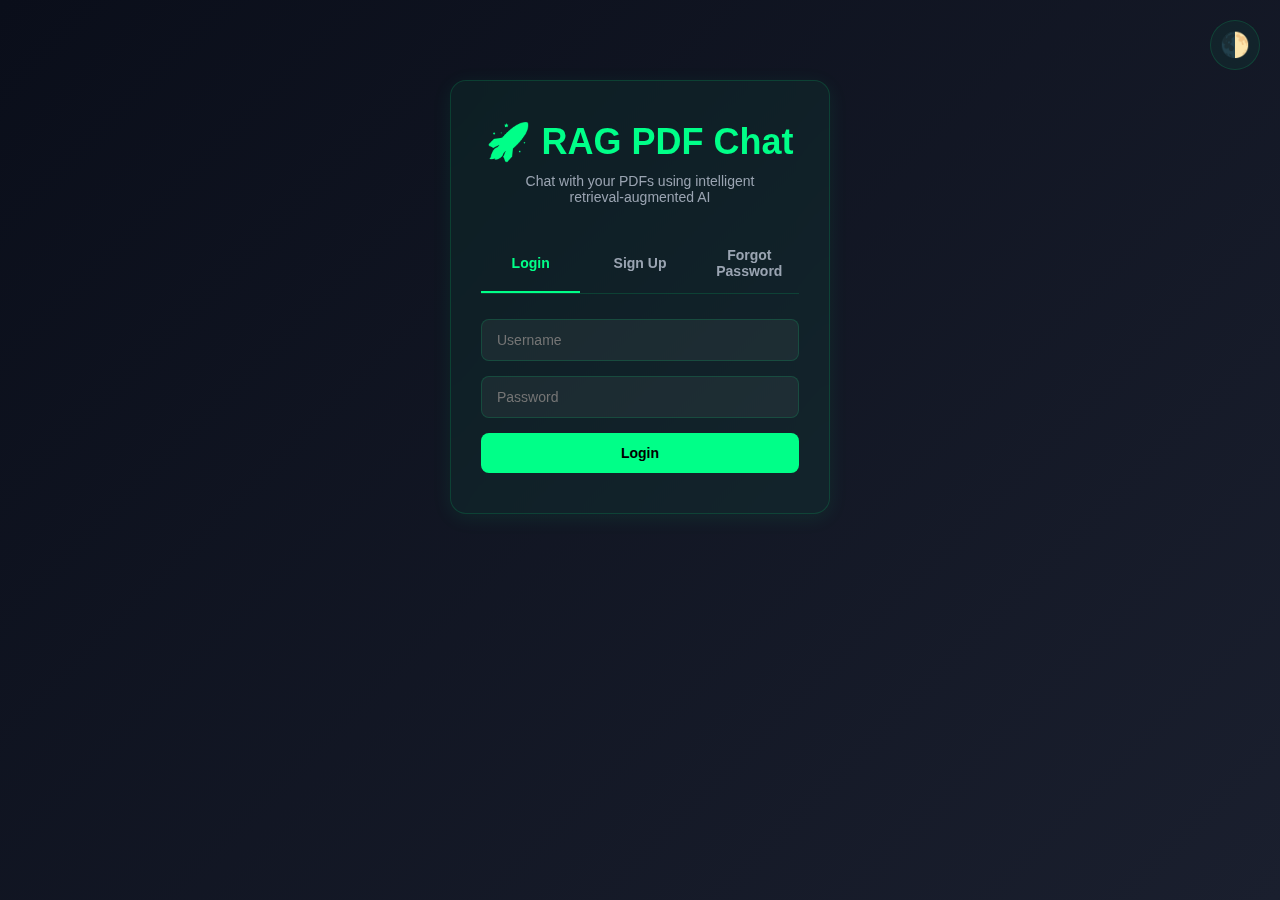
<file: frontend/index.html>
<!DOCTYPE html>
<html lang="en">
<head>
    <meta charset="UTF-8">
    <meta name="viewport" content="width=device-width, initial-scale=1.0">
    <title>RAG PDF Chat - Login</title>
    <link rel="stylesheet" href="css/style.css">
</head>
<body>
    <div class="theme-toggle" id="themeToggle">🌓</div>
    
    <div class="container">
        <div class="auth-card">
            <h1 class="title">🚀 RAG PDF Chat</h1>
            <p class="subtitle">Chat with your PDFs using intelligent retrieval‑augmented AI</p>
            
            <div class="tabs">
                <button class="tab active" onclick="showTab('login')">Login</button>
                <button class="tab" onclick="showTab('signup')">Sign Up</button>
                <button class="tab" onclick="showTab('forgot')">Forgot Password</button>
            </div>
            
            <!-- Login Form -->
            <form id="loginForm" class="form active">
                <div class="form-group">
                    <input type="text" id="loginUsername" placeholder="Username" required>
                </div>
                <div class="form-group">
                    <input type="password" id="loginPassword" placeholder="Password" required>
                </div>
                <button type="submit" class="btn btn-primary">Login</button>
                <div id="loginMessage" class="message"></div>
            </form>
            
            <!-- Signup Form -->
            <form id="signupForm" class="form">
                <div class="form-group">
                    <input type="text" id="signupUsername" placeholder="Username" required>
                </div>
                <div class="form-group">
                    <input type="email" id="signupEmail" placeholder="Email" required>
                </div>
                <div class="form-group">
                    <input type="password" id="signupPassword" placeholder="Password" required minlength="6">
                </div>
                <div class="form-group">
                    <input type="password" id="signupPassword2" placeholder="Confirm Password" required minlength="6">
                </div>
                <button type="submit" class="btn btn-primary">Create Account</button>
                <div id="signupMessage" class="message"></div>
            </form>
            
            <!-- Forgot Password Form -->
            <form id="forgotForm" class="form">
                <div class="form-group">
                    <input type="email" id="forgotEmail" placeholder="Email" required>
                </div>
                <button type="submit" class="btn btn-primary">Send Reset Link</button>
                <div id="forgotMessage" class="message"></div>
            </form>
        </div>
    </div>
    
    <script src="js/auth.js"></script>
</body>
</html>
</file>
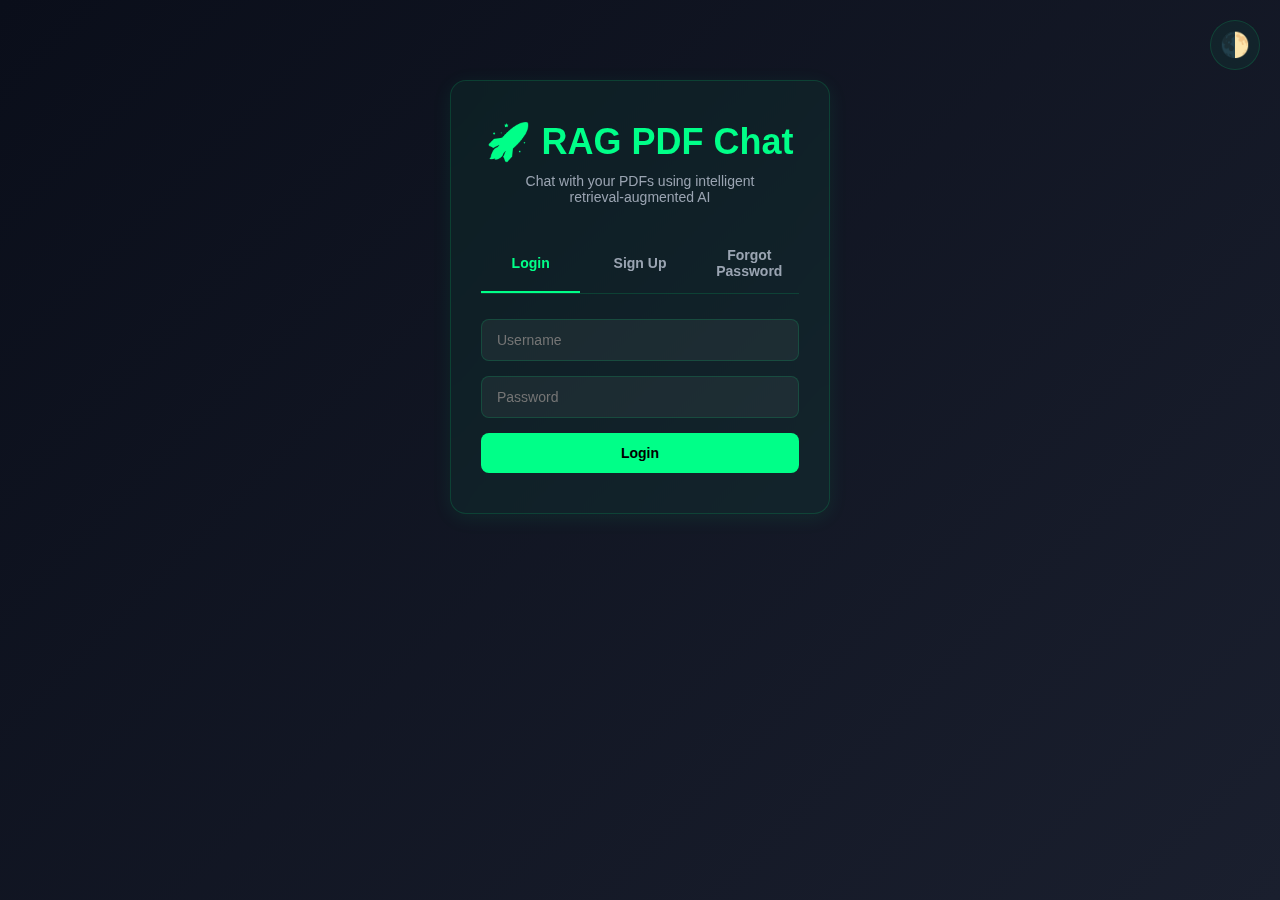
<file: frontend/dashboard.html>
<!DOCTYPE html>
<html lang="en">
<head>
    <meta charset="UTF-8">
    <meta name="viewport" content="width=device-width, initial-scale=1.0">
    <title>RAG PDF Chat - Dashboard</title>
    <link rel="stylesheet" href="css/style.css">
</head>
<body>
    <div class="theme-toggle" id="themeToggle">🌓</div>
    
    <div class="dashboard">
        <div class="header">
            <div class="user-info">
                <div class="welcome">Welcome back</div>
                <div class="username" id="username"></div>
            </div>
            <div class="quota-box">
                <div class="quota-label">Queries left</div>
                <div class="quota-value" id="queryQuota">0</div>
            </div>
            <button class="btn btn-logout" onclick="logout()">Logout</button>
        </div>
        
        <div class="tabs">
            <button class="tab active" onclick="showSection('chat')">💬 Chat</button>
            <button class="tab" onclick="showSection('documents')">📄 Documents</button>
            <button class="tab" onclick="showSection('history')">🕒 History</button>
            <button class="tab" onclick="showSection('profile')">👤 Profile</button>
        </div>
        
        <!-- Chat Section -->
        <div id="chatSection" class="section active">
            <div class="grid">
                <div class="card">
                    <h3>Upload PDFs</h3>
                    <input type="file" id="pdfFiles" multiple accept=".pdf" class="file-input">
                    <button class="btn btn-primary" onclick="uploadFiles()">Upload Files</button>
                    <div id="uploadMessage" class="message"></div>
                </div>
                
                <div class="card">
                    <h3>Ask your documents</h3>
                    <div class="form-group">
                        <label style="display:block;margin-bottom:10px">
                            <strong>Query from:</strong>
                            <select id="docFilter" style="width:100%;padding:8px;margin-top:5px;border-radius:6px;border:1px solid var(--border);background:var(--card-bg);color:var(--text)">
                                <option value="all">All Documents</option>
                                <option value="selected">Selected Documents</option>
                            </select>
                        </label>
                    </div>
                    <div id="docSelectionArea" style="display:none;margin-bottom:15px;max-height:150px;overflow-y:auto;padding:10px;background:rgba(255,255,255,0.03);border-radius:6px">
                        <!-- Document checkboxes will be populated here -->
                    </div>
                    <textarea id="question" placeholder="Ask anything from your PDFs..." rows="5"></textarea>
                    <label>Context chunks: <input type="range" id="topK" min="1" max="10" value="5"> <span id="topKValue">5</span></label>
                    <button class="btn btn-primary" onclick="askQuestion()">Ask AI</button>
                    <div id="answerBox" class="answer-box"></div>
                    <div id="sourcesBox" class="sources-box"></div>
                </div>
            </div>
        </div>
        
        <!-- Documents Section -->
        <div id="documentsSection" class="section">
            <div class="card">
                <h3>Your Documents</h3>
                <div id="documentsList"></div>
            </div>
        </div>
        
        <!-- History Section -->
        <div id="historySection" class="section">
            <div class="card">
                <h3>Conversation History</h3>
                <div id="historyList"></div>
            </div>
        </div>
        
        <!-- Profile Section -->
        <div id="profileSection" class="section">
            <div class="grid">
                <div class="card">
                    <h3>Profile Information</h3>
                    <div class="profile-info">
                        <div class="profile-label">USERNAME</div>
                        <div class="profile-value" id="profileUsername"></div>
                        <div class="profile-label">EMAIL</div>
                        <div class="profile-value" id="profileEmail"></div>
                        <div class="profile-label">MEMBER SINCE</div>
                        <div class="profile-value" id="profileCreated"></div>
                        <div class="profile-label">QUERY QUOTA</div>
                        <div class="profile-value" id="profileQuota"></div>
                    </div>
                </div>
                
                <div class="card">
                    <h3>Update Profile</h3>
                    <form id="updateProfileForm">
                        <div class="form-group">
                            <input type="text" id="newUsername" placeholder="New Username">
                        </div>
                        <div class="form-group">
                            <input type="email" id="newEmail" placeholder="New Email">
                        </div>
                        <button type="submit" class="btn btn-primary">Update Profile</button>
                        <div id="profileMessage" class="message"></div>
                    </form>
                    
                    <h3 style="margin-top: 30px">Change Password</h3>
                    <form id="changePasswordForm">
                        <div class="form-group">
                            <input type="password" id="oldPassword" placeholder="Current Password" required>
                        </div>
                        <div class="form-group">
                            <input type="password" id="newPassword" placeholder="New Password" required minlength="6">
                        </div>
                        <div class="form-group">
                            <input type="password" id="newPassword2" placeholder="Confirm New Password" required minlength="6">
                        </div>
                        <button type="submit" class="btn btn-primary">Change Password</button>
                        <div id="passwordMessage" class="message"></div>
                    </form>
                </div>
            </div>
        </div>
    </div>
    
    <script src="js/dashboard.js"></script>
</body>
</html>
</file>
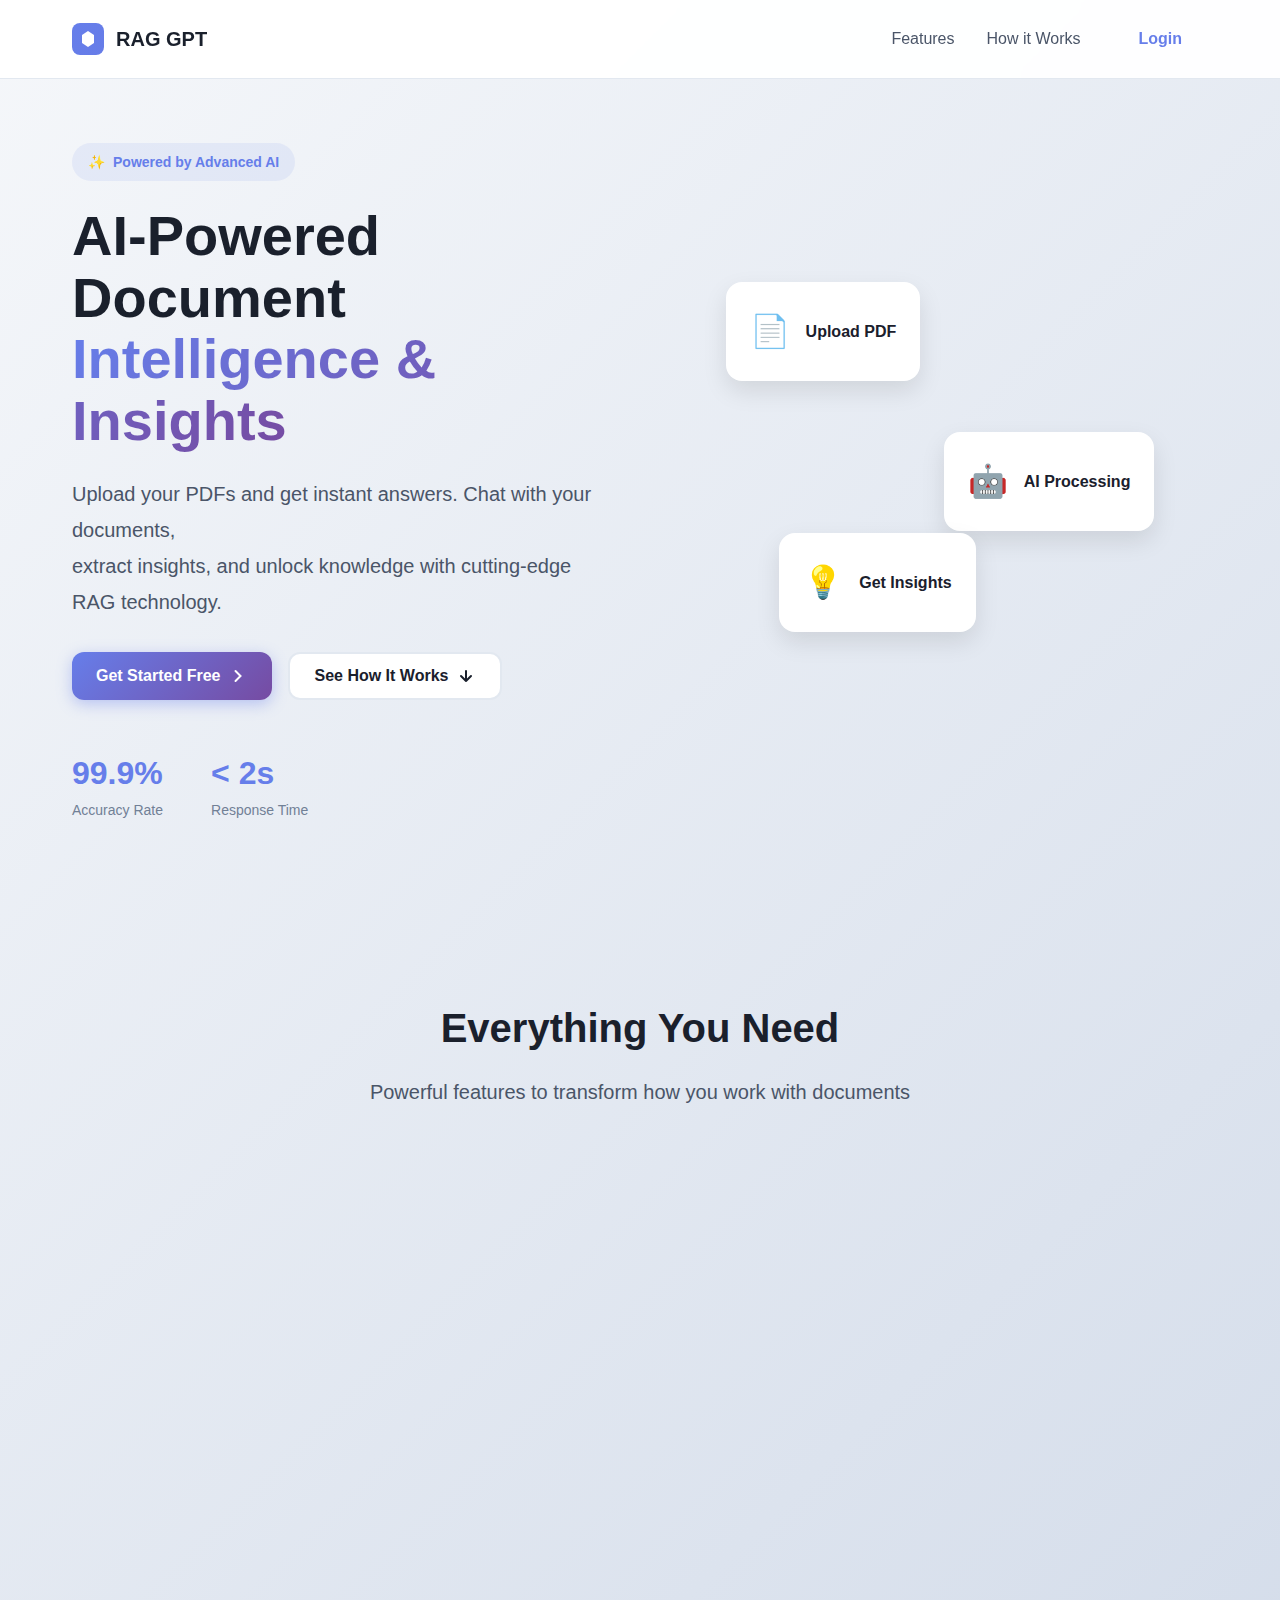
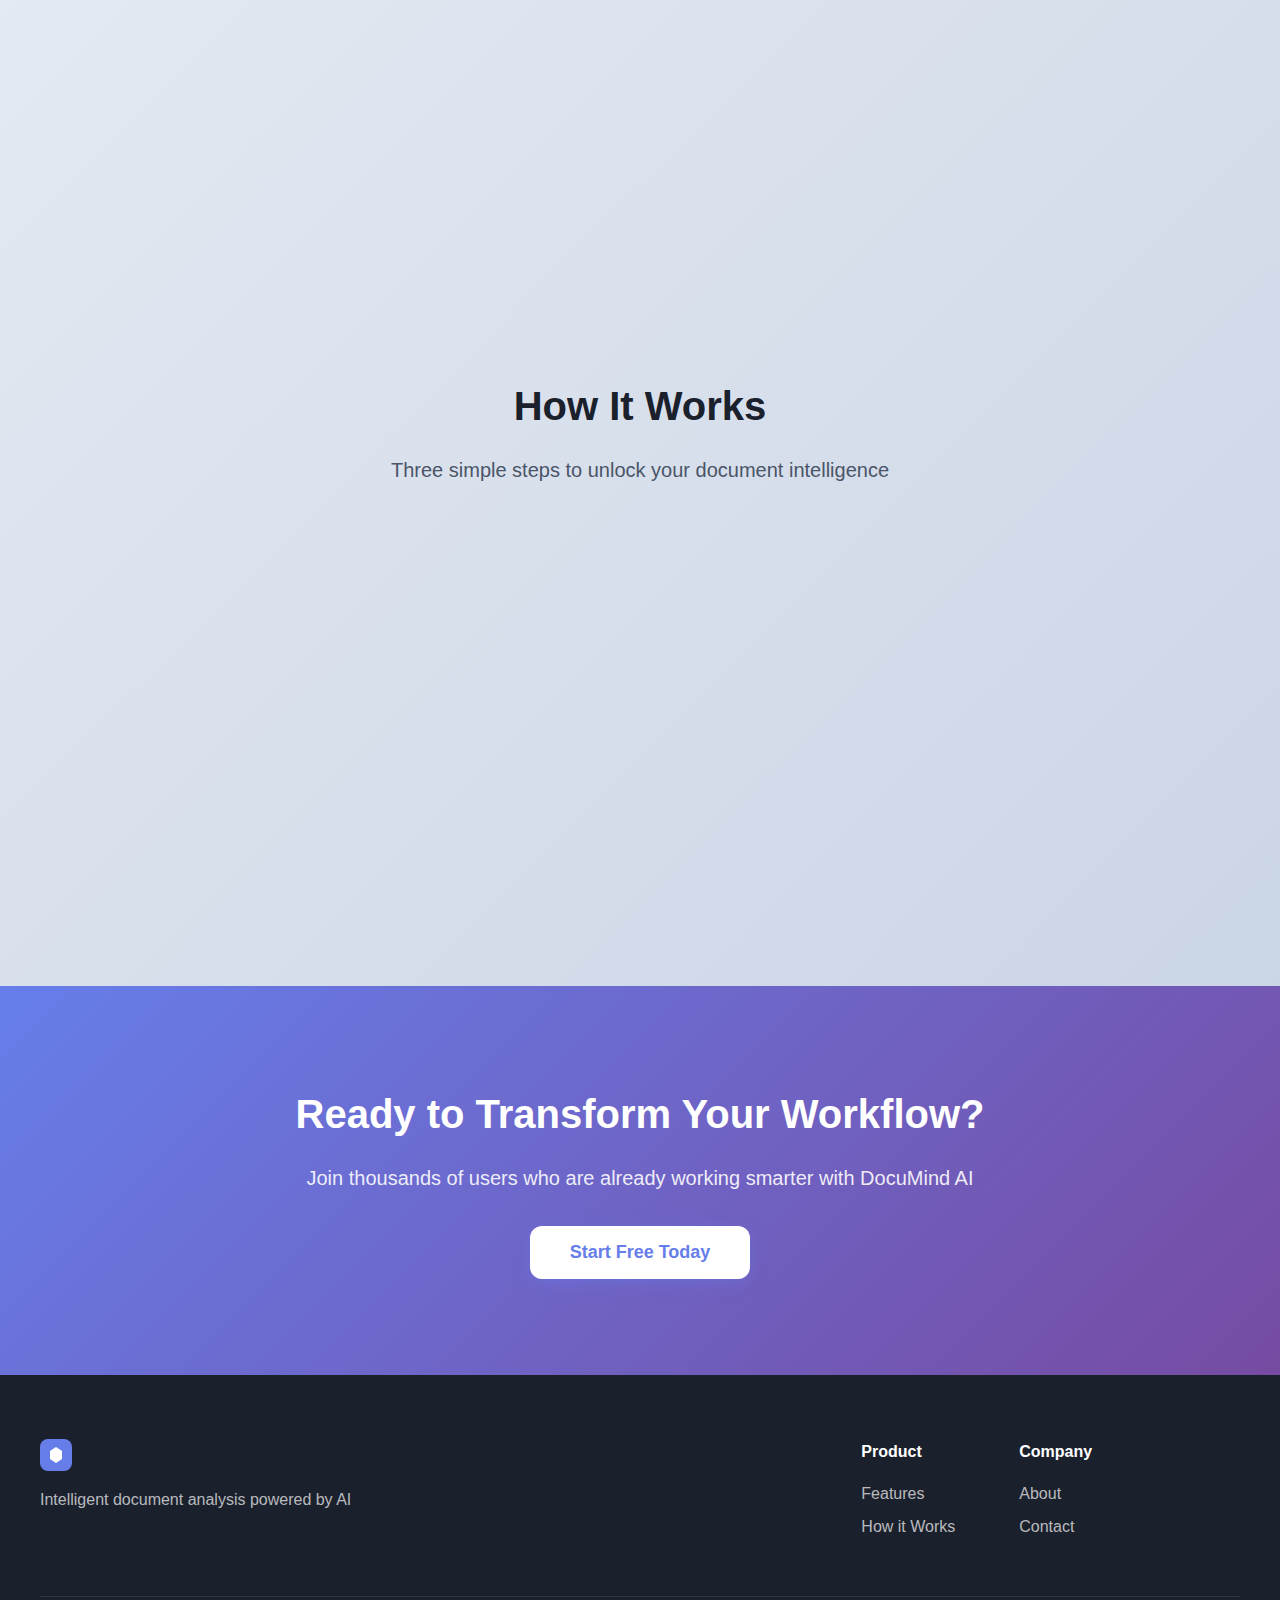
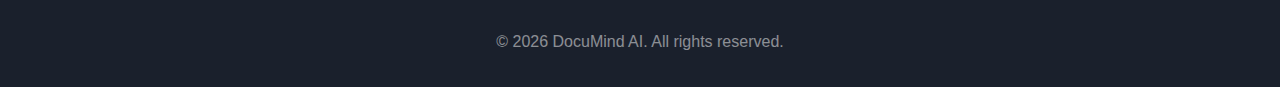
<file: frontend/landing.html>
<!DOCTYPE html>
<html lang="en">
<head>
    <meta charset="UTF-8">
    <meta name="viewport" content="width=device-width, initial-scale=1.0">
    <title>RAG GPT - Intelligent Document Analysis</title>
    <link rel="stylesheet" href="css/landing.css">
</head>
<body>
    <div class="landing-container">
        <!-- Navigation -->
        <nav class="nav">
            <div class="nav-content">
                <div class="logo">
                    <svg width="32" height="32" viewBox="0 0 32 32" fill="none">
                        <rect width="32" height="32" rx="8" fill="url(#gradient)"/>
                        <path d="M16 8L22 12V20L16 24L10 20V12L16 8Z" fill="white"/>
                        <defs>
                            <linearGradient id="gradient" x1="0" y1="0" x2="32" y2="32">
                                <stop offset="0%" stop-color="#667eea"/>
                                <stop offset="100%" stop-color="#764ba2"/>
                            </linearGradient>
                        </defs>
                    </svg>
                    <span>RAG GPT</span>
                </div>
                <div class="nav-links">
                    <a href="#features" class="nav-link">Features</a>
                    <a href="#how-it-works" class="nav-link">How it Works</a>
                    <button class="btn-secondary" onclick="window.location.href='index.html'">Login</button>
                </div>
            </div>
        </nav>

        <!-- Hero Section -->
        <section class="hero">
            <div class="hero-content">
                <div class="badge">
                    <span class="badge-icon">✨</span>
                    <span>Powered by Advanced AI</span>
                </div>
                <h1 class="hero-title">
                    AI-Powered Document<br/>
                    <span class="gradient-text">Intelligence & Insights</span>
                </h1>
                <p class="hero-subtitle">
                    Upload your PDFs and get instant answers. Chat with your documents,<br/>
                    extract insights, and unlock knowledge with cutting-edge RAG technology.
                </p>
                <div class="hero-cta">
                    <button class="btn-primary" onclick="window.location.href='index.html?signup=true'">
                        Get Started Free
                        <svg width="20" height="20" viewBox="0 0 20 20" fill="none">
                            <path d="M7.5 15L12.5 10L7.5 5" stroke="currentColor" stroke-width="2" stroke-linecap="round"/>
                        </svg>
                    </button>
                    <button class="btn-outline" onclick="scrollToDemo()">
                        See How It Works
                        <svg width="20" height="20" viewBox="0 0 20 20" fill="none">
                            <path d="M10 5V15M10 15L5 10M10 15L15 10" stroke="currentColor" stroke-width="2" stroke-linecap="round"/>
                        </svg>
                    </button>
                </div>
                <div class="hero-stats">
                    <div class="stat">
                        <div class="stat-value">99.9%</div>
                        <div class="stat-label">Accuracy Rate</div>
                    </div>
                    <div class="stat">
                        <div class="stat-value">< 2s</div>
                        <div class="stat-label">Response Time</div>
                    </div>
                </div>
            </div>
            <div class="hero-visual">
                <div class="floating-card card-1">
                    <div class="card-icon">📄</div>
                    <div class="card-text">Upload PDF</div>
                </div>
                <div class="floating-card card-2">
                    <div class="card-icon">🤖</div>
                    <div class="card-text">AI Processing</div>
                </div>
                <div class="floating-card card-3">
                    <div class="card-icon">💡</div>
                    <div class="card-text">Get Insights</div>
                </div>
            </div>
        </section>

        <!-- Features Section -->
        <section id="features" class="features">
            <div class="section-header">
                <h2>Everything You Need</h2>
                <p>Powerful features to transform how you work with documents</p>
            </div>
            <div class="features-grid">
                <div class="feature-card">
                    <div class="feature-icon">🚀</div>
                    <h3>Instant Answers</h3>
                    <p>Ask questions and get accurate answers from your documents in seconds</p>
                </div>
                <div class="feature-card">
                    <div class="feature-icon">🔒</div>
                    <h3>Secure & Private</h3>
                    <p>Your documents are encrypted and isolated. Complete data privacy guaranteed</p>
                </div>
                <div class="feature-card">
                    <div class="feature-icon">📊</div>
                    <h3>Smart Summaries</h3>
                    <p>Get comprehensive summaries and key insights from lengthy documents</p>
                </div>
                <div class="feature-card">
                    <div class="feature-icon">💬</div>
                    <h3>Chat Interface</h3>
                    <p>Natural conversation with your documents. Ask follow-up questions easily</p>
                </div>
                <div class="feature-card">
                    <div class="feature-icon">🎯</div>
                    <h3>Context-Aware</h3>
                    <p>Advanced RAG technology ensures accurate, context-based responses</p>
                </div>
                <div class="feature-card">
                    <div class="feature-icon">⚡</div>
                    <h3>Lightning Fast</h3>
                    <p>Powered by state-of-the-art AI models for instant processing</p>
                </div>
            </div>
        </section>

        <!-- How It Works -->
        <section id="how-it-works" class="how-it-works">
            <div class="section-header">
                <h2>How It Works</h2>
                <p>Three simple steps to unlock your document intelligence</p>
            </div>
            <div class="steps">
                <div class="step">
                    <div class="step-number">1</div>
                    <div class="step-content">
                        <h3>Upload Documents</h3>
                        <p>Drag and drop your PDF files or click to upload. We support multiple documents at once.</p>
                    </div>
                </div>
                <div class="step">
                    <div class="step-number">2</div>
                    <div class="step-content">
                        <h3>Ask Questions</h3>
                        <p>Type your questions naturally. Our AI understands context and provides accurate answers.</p>
                    </div>
                </div>
                <div class="step">
                    <div class="step-number">3</div>
                    <div class="step-content">
                        <h3>Get Insights</h3>
                        <p>Receive instant answers with source citations. Save time and boost productivity.</p>
                    </div>
                </div>
            </div>
        </section>

        <!-- CTA Section -->
        <section class="cta-section">
            <div class="cta-content">
                <h2>Ready to Transform Your Workflow?</h2>
                <p>Join thousands of users who are already working smarter with DocuMind AI</p>
                <button class="btn-primary btn-large" onclick="window.location.href='index.html?signup=true'">
                    Start Free Today
                </button>
            </div>
        </section>

        <!-- Footer -->
        <footer class="footer">
            <div class="footer-content">
                <div class="footer-brand">
                    <div class="logo">
                        <svg width="32" height="32" viewBox="0 0 32 32" fill="none">
                            <rect width="32" height="32" rx="8" fill="url(#gradient2)"/>
                            <path d="M16 8L22 12V20L16 24L10 20V12L16 8Z" fill="white"/>
                            <defs>
                                <linearGradient id="gradient2" x1="0" y1="0" x2="32" y2="32">
                                    <stop offset="0%" stop-color="#667eea"/>
                                    <stop offset="100%" stop-color="#764ba2"/>
                                </linearGradient>
                            </defs>
                        </svg>
                        <span>DocuMind AI</span>
                    </div>
                    <p>Intelligent document analysis powered by AI</p>
                </div>
                <div class="footer-links">
                    <div class="footer-column">
                        <h4>Product</h4>
                        <a href="#features">Features</a>
                        <a href="#how-it-works">How it Works</a>
                    </div>
                    <div class="footer-column">
                        <h4>Company</h4>
                        <a href="#">About</a>
                        <a href="#">Contact</a>
                    </div>
                </div>
            </div>
            <div class="footer-bottom">
                <p>&copy; 2026 DocuMind AI. All rights reserved.</p>
            </div>
        </footer>
    </div>

    <script src="js/landing.js"></script>
</body>
</html>
</file>
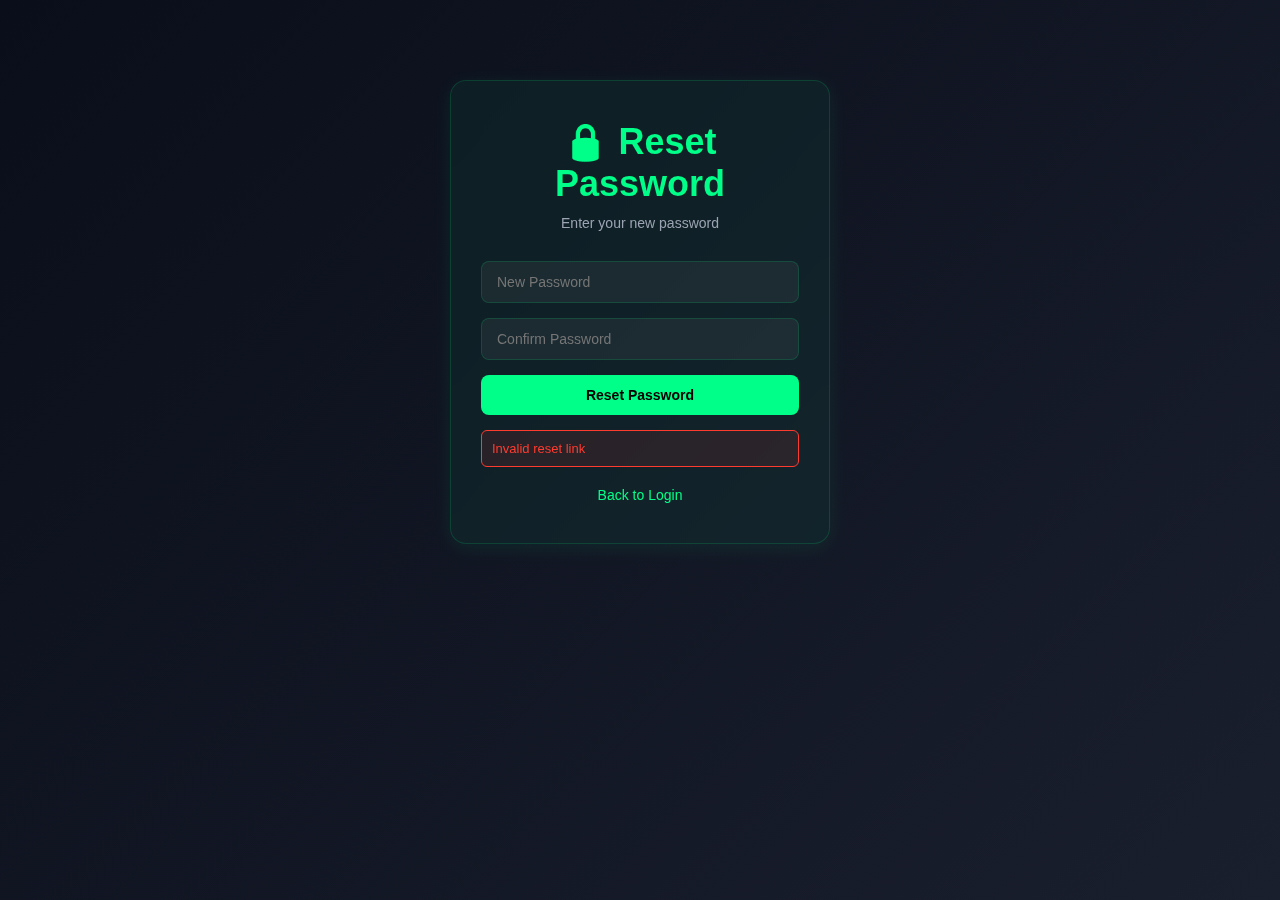
<file: frontend/reset-password.html>
<!DOCTYPE html>
<html lang="en">
<head>
    <meta charset="UTF-8">
    <meta name="viewport" content="width=device-width, initial-scale=1.0">
    <title>Reset Password - RAG PDF Chat</title>
    <link rel="stylesheet" href="css/style.css">
</head>
<body>
    <div class="container">
        <div class="auth-card">
            <h1 class="title">🔒 Reset Password</h1>
            <p class="subtitle">Enter your new password</p>
            
            <form id="resetForm" class="form active">
                <div class="form-group">
                    <input type="password" id="newPassword" placeholder="New Password" required minlength="6">
                </div>
                <div class="form-group">
                    <input type="password" id="newPassword2" placeholder="Confirm Password" required minlength="6">
                </div>
                <button type="submit" class="btn btn-primary">Reset Password</button>
                <div id="resetMessage" class="message"></div>
            </form>
            
            <a href="index.html" class="link">Back to Login</a>
        </div>
    </div>
    
    <script src="js/reset.js"></script>
</body>
</html>
</file>
<file: frontend/css/style.css>
* { margin: 0; padding: 0; box-sizing: border-box; }

:root {
    --primary: #00ff88;
    --bg-dark: #0a0e1a;
    --bg-light: #1a1f2e;
    --card-bg: rgba(0, 255, 136, 0.05);
    --border: rgba(0, 255, 136, 0.15);
    --text: #ffffff;
    --text-muted: #9aa4b2;
}

body.light-mode {
    --primary: #3b82f6;
    --bg-dark: #f5f7fa;
    --bg-light: #e8ecf1;
    --card-bg: rgba(255, 255, 255, 0.9);
    --border: rgba(0, 0, 0, 0.08);
    --text: #1a1a2e;
    --text-muted: #6b7280;
}

body {
    font-family: -apple-system, BlinkMacSystemFont, 'Segoe UI', Arial, sans-serif;
    background: linear-gradient(135deg, var(--bg-dark) 0%, var(--bg-light) 100%);
    color: var(--text);
    min-height: 100vh;
    transition: all 0.3s ease;
}

.theme-toggle {
    position: fixed;
    top: 20px;
    right: 20px;
    font-size: 24px;
    cursor: pointer;
    z-index: 1000;
    background: var(--card-bg);
    border: 1px solid var(--border);
    border-radius: 50%;
    width: 50px;
    height: 50px;
    display: flex;
    align-items: center;
    justify-content: center;
    transition: transform 0.3s ease;
}

.theme-toggle:hover { transform: scale(1.1); }

.container {
    max-width: 420px;
    margin: 0 auto;
    padding: 80px 20px;
}

.auth-card {
    background: var(--card-bg);
    border: 1px solid var(--border);
    border-radius: 16px;
    padding: 40px 30px;
    backdrop-filter: blur(12px);
    box-shadow: 0 4px 20px rgba(0, 255, 136, 0.08);
}

.title {
    text-align: center;
    font-size: 36px;
    margin-bottom: 10px;
    background: linear-gradient(135deg, var(--primary) 0%, var(--primary) 100%);
    -webkit-background-clip: text;
    -webkit-text-fill-color: transparent;
}

.subtitle {
    text-align: center;
    color: var(--text-muted);
    margin-bottom: 30px;
    font-size: 14px;
}

.tabs {
    display: flex;
    gap: 10px;
    margin-bottom: 25px;
    border-bottom: 1px solid var(--border);
}

.tab {
    flex: 1;
    padding: 12px;
    background: none;
    border: none;
    color: var(--text-muted);
    cursor: pointer;
    font-size: 14px;
    font-weight: 600;
    border-bottom: 2px solid transparent;
    transition: all 0.3s ease;
}

.tab:hover { color: var(--primary); }
.tab.active { color: var(--primary); border-bottom-color: var(--primary); }

.form { display: none; }
.form.active { display: block; }

.form-group {
    margin-bottom: 15px;
}

input[type="text"],
input[type="email"],
input[type="password"],
textarea {
    width: 100%;
    padding: 12px 15px;
    background: rgba(255, 255, 255, 0.05);
    border: 1px solid var(--border);
    border-radius: 8px;
    color: var(--text);
    font-size: 14px;
    transition: all 0.3s ease;
}

input:focus, textarea:focus {
    outline: none;
    border-color: var(--primary);
    box-shadow: 0 0 0 3px rgba(0, 255, 136, 0.1);
}

.btn {
    width: 100%;
    padding: 12px;
    border: none;
    border-radius: 8px;
    font-size: 14px;
    font-weight: 600;
    cursor: pointer;
    transition: all 0.3s ease;
}

.btn-primary {
    background: var(--primary);
    color: #000;
}

.btn-primary:hover {
    transform: translateY(-2px);
    box-shadow: 0 4px 12px rgba(0, 255, 136, 0.3);
}

.btn-logout {
    background: rgba(255, 59, 48, 0.1);
    color: #ff3b30;
    padding: 8px 16px;
    width: auto;
}

.message {
    margin-top: 15px;
    padding: 10px;
    border-radius: 6px;
    font-size: 13px;
    display: none;
}

.message.success {
    background: rgba(0, 255, 136, 0.1);
    color: var(--primary);
    border: 1px solid var(--primary);
    display: block;
}

.message.error {
    background: rgba(255, 59, 48, 0.1);
    color: #ff3b30;
    border: 1px solid #ff3b30;
    display: block;
}

.link {
    display: block;
    text-align: center;
    margin-top: 20px;
    color: var(--primary);
    text-decoration: none;
    font-size: 14px;
}

/* Dashboard */
.dashboard {
    max-width: 1200px;
    margin: 0 auto;
    padding: 20px;
}

.header {
    display: flex;
    justify-content: space-between;
    align-items: center;
    background: var(--card-bg);
    border: 1px solid var(--border);
    border-radius: 16px;
    padding: 20px;
    margin-bottom: 20px;
}

.user-info .welcome {
    color: var(--text-muted);
    font-size: 14px;
}

.user-info .username {
    font-size: 24px;
    font-weight: 700;
    color: var(--primary);
}

.quota-box {
    text-align: right;
}

.quota-label {
    color: var(--text-muted);
    font-size: 12px;
}

.quota-value {
    font-size: 24px;
    color: var(--primary);
    font-weight: 700;
}

.section {
    display: none;
}

.section.active {
    display: block;
}

.grid {
    display: grid;
    grid-template-columns: 1fr 1fr;
    gap: 20px;
}

@media (max-width: 768px) {
    .grid { grid-template-columns: 1fr; }
}

.card {
    background: var(--card-bg);
    border: 1px solid var(--border);
    border-radius: 16px;
    padding: 24px;
    backdrop-filter: blur(12px);
}

.card h3 {
    margin-bottom: 20px;
    color: var(--text);
}

.file-input {
    width: 100%;
    padding: 10px;
    margin-bottom: 15px;
    background: rgba(255, 255, 255, 0.05);
    border: 1px solid var(--border);
    border-radius: 8px;
    color: var(--text);
}

.answer-box {
    margin-top: 20px;
    padding: 20px;
    background: rgba(0, 255, 136, 0.12);
    border-left: 4px solid var(--primary);
    border-radius: 8px;
    display: none;
    line-height: 1.8;
}

.answer-box.show {
    display: block;
}

.answer-box h1, .answer-box h2, .answer-box h3 {
    color: var(--primary);
    margin-top: 15px;
    margin-bottom: 10px;
}

.answer-box ul, .answer-box ol {
    margin: 10px 0;
    padding-left: 25px;
}

.answer-box li {
    margin: 5px 0;
}

.answer-box p {
    margin: 10px 0;
}

.answer-box strong {
    color: var(--primary);
    font-weight: 600;
}

.sources-box {
    margin-top: 15px;
    padding: 12px;
    background: rgba(255, 255, 255, 0.03);
    border-radius: 8px;
    font-size: 13px;
    display: none;
}

.sources-box.show {
    display: block;
}

.profile-info {
    padding: 10px 0;
}

.profile-label {
    color: var(--text-muted);
    font-size: 12px;
    font-weight: 600;
    margin-bottom: 5px;
}

.profile-value {
    color: var(--primary);
    font-size: 16px;
    margin-bottom: 20px;
}

.doc-item {
    display: flex;
    justify-content: space-between;
    align-items: center;
    padding: 12px;
    background: rgba(255, 255, 255, 0.03);
    border-radius: 8px;
    margin-bottom: 10px;
}

.doc-item button {
    background: rgba(255, 59, 48, 0.1);
    color: #ff3b30;
    border: none;
    padding: 6px 12px;
    border-radius: 6px;
    cursor: pointer;
    font-size: 12px;
}

.history-item {
    padding: 15px;
    background: rgba(255, 255, 255, 0.03);
    border-radius: 8px;
    margin-bottom: 10px;
    cursor: pointer;
}

.history-item:hover {
    background: rgba(255, 255, 255, 0.05);
}

.history-question {
    font-weight: 600;
    margin-bottom: 8px;
}

.history-answer {
    color: var(--text-muted);
    font-size: 14px;
    display: none;
}

.history-item.expanded .history-answer {
    display: block;
}

label {
    display: block;
    margin: 15px 0;
    color: var(--text-muted);
    font-size: 14px;
}

input[type="range"] {
    width: 100px;
    margin: 0 10px;
}
</file>
<file: frontend/css/landing.css>
/* Modern Landing Page Styles */

* {
    margin: 0;
    padding: 0;
    box-sizing: border-box;
}

:root {
    --primary: #667eea;
    --primary-dark: #5568d3;
    --secondary: #764ba2;
    --accent: #06b6d4;
    --text-primary: #1a202c;
    --text-secondary: #4a5568;
    --text-muted: #718096;
    --bg-primary: #ffffff;
    --bg-secondary: #f7fafc;
    --border: #e2e8f0;
    --shadow-sm: 0 1px 3px rgba(0,0,0,0.1);
    --shadow-md: 0 4px 6px rgba(0,0,0,0.1);
    --shadow-lg: 0 10px 25px rgba(0,0,0,0.1);
    --shadow-xl: 0 20px 40px rgba(0,0,0,0.15);
}

body {
    font-family: 'Inter', -apple-system, BlinkMacSystemFont, 'Segoe UI', sans-serif;
    color: var(--text-primary);
    background: linear-gradient(135deg, #f5f7fa 0%, #c3cfe2 100%);
    line-height: 1.6;
    overflow-x: hidden;
}

.landing-container {
    min-height: 100vh;
}

/* Navigation */
.nav {
    position: fixed;
    top: 0;
    left: 0;
    right: 0;
    background: rgba(255, 255, 255, 0.95);
    backdrop-filter: blur(10px);
    border-bottom: 1px solid var(--border);
    z-index: 1000;
    transition: all 0.3s ease;
}

.nav-content {
    max-width: 1200px;
    margin: 0 auto;
    padding: 1rem 2rem;
    display: flex;
    justify-content: space-between;
    align-items: center;
}

.logo {
    display: flex;
    align-items: center;
    gap: 0.75rem;
    font-size: 1.25rem;
    font-weight: 700;
    color: var(--text-primary);
}

.nav-links {
    display: flex;
    align-items: center;
    gap: 2rem;
}

.nav-link {
    color: var(--text-secondary);
    text-decoration: none;
    font-weight: 500;
    transition: color 0.2s;
}

.nav-link:hover {
    color: var(--primary);
}

/* Buttons */
.btn-primary, .btn-secondary, .btn-outline {
    padding: 0.75rem 1.5rem;
    border-radius: 12px;
    font-weight: 600;
    font-size: 1rem;
    cursor: pointer;
    transition: all 0.3s ease;
    border: none;
    display: inline-flex;
    align-items: center;
    gap: 0.5rem;
}

.btn-primary {
    background: linear-gradient(135deg, var(--primary) 0%, var(--secondary) 100%);
    color: white;
    box-shadow: 0 4px 15px rgba(102, 126, 234, 0.4);
}

.btn-primary:hover {
    transform: translateY(-2px);
    box-shadow: 0 6px 20px rgba(102, 126, 234, 0.5);
}

.btn-secondary {
    background: transparent;
    color: var(--primary);
    border: 2px solid transparent;
}

.btn-secondary:hover {
    background: rgba(102, 126, 234, 0.1);
}

.btn-outline {
    background: white;
    color: var(--text-primary);
    border: 2px solid var(--border);
}

.btn-outline:hover {
    border-color: var(--primary);
    color: var(--primary);
}

.btn-large {
    padding: 1rem 2.5rem;
    font-size: 1.125rem;
}

/* Hero Section */
.hero {
    max-width: 1200px;
    margin: 0 auto;
    padding: 8rem 2rem 4rem;
    display: grid;
    grid-template-columns: 1fr 1fr;
    gap: 4rem;
    align-items: center;
    min-height: 100vh;
}

.hero-content {
    animation: fadeInUp 0.8s ease;
}

.badge {
    display: inline-flex;
    align-items: center;
    gap: 0.5rem;
    padding: 0.5rem 1rem;
    background: rgba(102, 126, 234, 0.1);
    border-radius: 50px;
    color: var(--primary);
    font-size: 0.875rem;
    font-weight: 600;
    margin-bottom: 1.5rem;
}

.badge-icon {
    animation: pulse 2s infinite;
}

.hero-title {
    font-size: 3.5rem;
    font-weight: 800;
    line-height: 1.1;
    margin-bottom: 1.5rem;
    color: var(--text-primary);
}

.gradient-text {
    background: linear-gradient(135deg, var(--primary) 0%, var(--secondary) 100%);
    -webkit-background-clip: text;
    -webkit-text-fill-color: transparent;
    background-clip: text;
}

.hero-subtitle {
    font-size: 1.25rem;
    color: var(--text-secondary);
    margin-bottom: 2rem;
    line-height: 1.8;
}

.hero-cta {
    display: flex;
    gap: 1rem;
    margin-bottom: 3rem;
}

.hero-stats {
    display: flex;
    gap: 3rem;
}

.stat {
    text-align: left;
}

.stat-value {
    font-size: 2rem;
    font-weight: 700;
    color: var(--primary);
}

.stat-label {
    font-size: 0.875rem;
    color: var(--text-muted);
}

/* Hero Visual */
.hero-visual {
    position: relative;
    height: 500px;
}

.floating-card {
    position: absolute;
    background: white;
    padding: 1.5rem;
    border-radius: 16px;
    box-shadow: var(--shadow-lg);
    display: flex;
    align-items: center;
    gap: 1rem;
    animation: float 3s ease-in-out infinite;
}

.card-1 {
    top: 10%;
    left: 10%;
    animation-delay: 0s;
}

.card-2 {
    top: 40%;
    right: 10%;
    animation-delay: 1s;
}

.card-3 {
    bottom: 20%;
    left: 20%;
    animation-delay: 2s;
}

.card-icon {
    font-size: 2rem;
}

.card-text {
    font-weight: 600;
    color: var(--text-primary);
}

/* Features Section */
.features {
    max-width: 1200px;
    margin: 0 auto;
    padding: 6rem 2rem;
}

.section-header {
    text-align: center;
    margin-bottom: 4rem;
}

.section-header h2 {
    font-size: 2.5rem;
    font-weight: 800;
    margin-bottom: 1rem;
}

.section-header p {
    font-size: 1.25rem;
    color: var(--text-secondary);
}

.features-grid {
    display: grid;
    grid-template-columns: repeat(auto-fit, minmax(300px, 1fr));
    gap: 2rem;
}

.feature-card {
    background: white;
    padding: 2rem;
    border-radius: 16px;
    box-shadow: var(--shadow-md);
    transition: all 0.3s ease;
}

.feature-card:hover {
    transform: translateY(-5px);
    box-shadow: var(--shadow-xl);
}

.feature-icon {
    font-size: 3rem;
    margin-bottom: 1rem;
}

.feature-card h3 {
    font-size: 1.5rem;
    margin-bottom: 0.75rem;
    color: var(--text-primary);
}

.feature-card p {
    color: var(--text-secondary);
    line-height: 1.7;
}

/* How It Works */
.how-it-works {
    max-width: 1000px;
    margin: 0 auto;
    padding: 6rem 2rem;
}

.steps {
    display: flex;
    flex-direction: column;
    gap: 3rem;
}

.step {
    display: flex;
    gap: 2rem;
    align-items: flex-start;
}

.step-number {
    width: 60px;
    height: 60px;
    border-radius: 50%;
    background: linear-gradient(135deg, var(--primary) 0%, var(--secondary) 100%);
    color: white;
    display: flex;
    align-items: center;
    justify-content: center;
    font-size: 1.5rem;
    font-weight: 700;
    flex-shrink: 0;
}

.step-content h3 {
    font-size: 1.75rem;
    margin-bottom: 0.5rem;
}

.step-content p {
    color: var(--text-secondary);
    font-size: 1.125rem;
}

/* CTA Section */
.cta-section {
    background: linear-gradient(135deg, var(--primary) 0%, var(--secondary) 100%);
    padding: 6rem 2rem;
    text-align: center;
}

.cta-content h2 {
    font-size: 2.5rem;
    color: white;
    margin-bottom: 1rem;
}

.cta-content p {
    font-size: 1.25rem;
    color: rgba(255, 255, 255, 0.9);
    margin-bottom: 2rem;
}

.cta-section .btn-primary {
    background: white;
    color: var(--primary);
}

/* Footer */
.footer {
    background: var(--text-primary);
    color: white;
    padding: 4rem 2rem 2rem;
}

.footer-content {
    max-width: 1200px;
    margin: 0 auto;
    display: grid;
    grid-template-columns: 2fr 1fr;
    gap: 4rem;
    margin-bottom: 3rem;
}

.footer-brand p {
    color: rgba(255, 255, 255, 0.7);
    margin-top: 1rem;
}

.footer-links {
    display: flex;
    gap: 4rem;
}

.footer-column h4 {
    margin-bottom: 1rem;
    font-size: 1rem;
}

.footer-column a {
    display: block;
    color: rgba(255, 255, 255, 0.7);
    text-decoration: none;
    margin-bottom: 0.5rem;
    transition: color 0.2s;
}

.footer-column a:hover {
    color: white;
}

.footer-bottom {
    max-width: 1200px;
    margin: 0 auto;
    padding-top: 2rem;
    border-top: 1px solid rgba(255, 255, 255, 0.1);
    text-align: center;
    color: rgba(255, 255, 255, 0.5);
}

/* Animations */
@keyframes fadeInUp {
    from {
        opacity: 0;
        transform: translateY(30px);
    }
    to {
        opacity: 1;
        transform: translateY(0);
    }
}

@keyframes float {
    0%, 100% {
        transform: translateY(0);
    }
    50% {
        transform: translateY(-20px);
    }
}

@keyframes pulse {
    0%, 100% {
        opacity: 1;
    }
    50% {
        opacity: 0.5;
    }
}

/* Responsive */
@media (max-width: 768px) {
    .hero {
        grid-template-columns: 1fr;
        padding-top: 6rem;
    }
    
    .hero-title {
        font-size: 2.5rem;
    }
    
    .hero-visual {
        display: none;
    }
    
    .hero-cta {
        flex-direction: column;
    }
    
    .nav-links {
        gap: 1rem;
    }
    
    .nav-link {
        display: none;
    }
    
    .footer-content {
        grid-template-columns: 1fr;
    }
}
</file>
